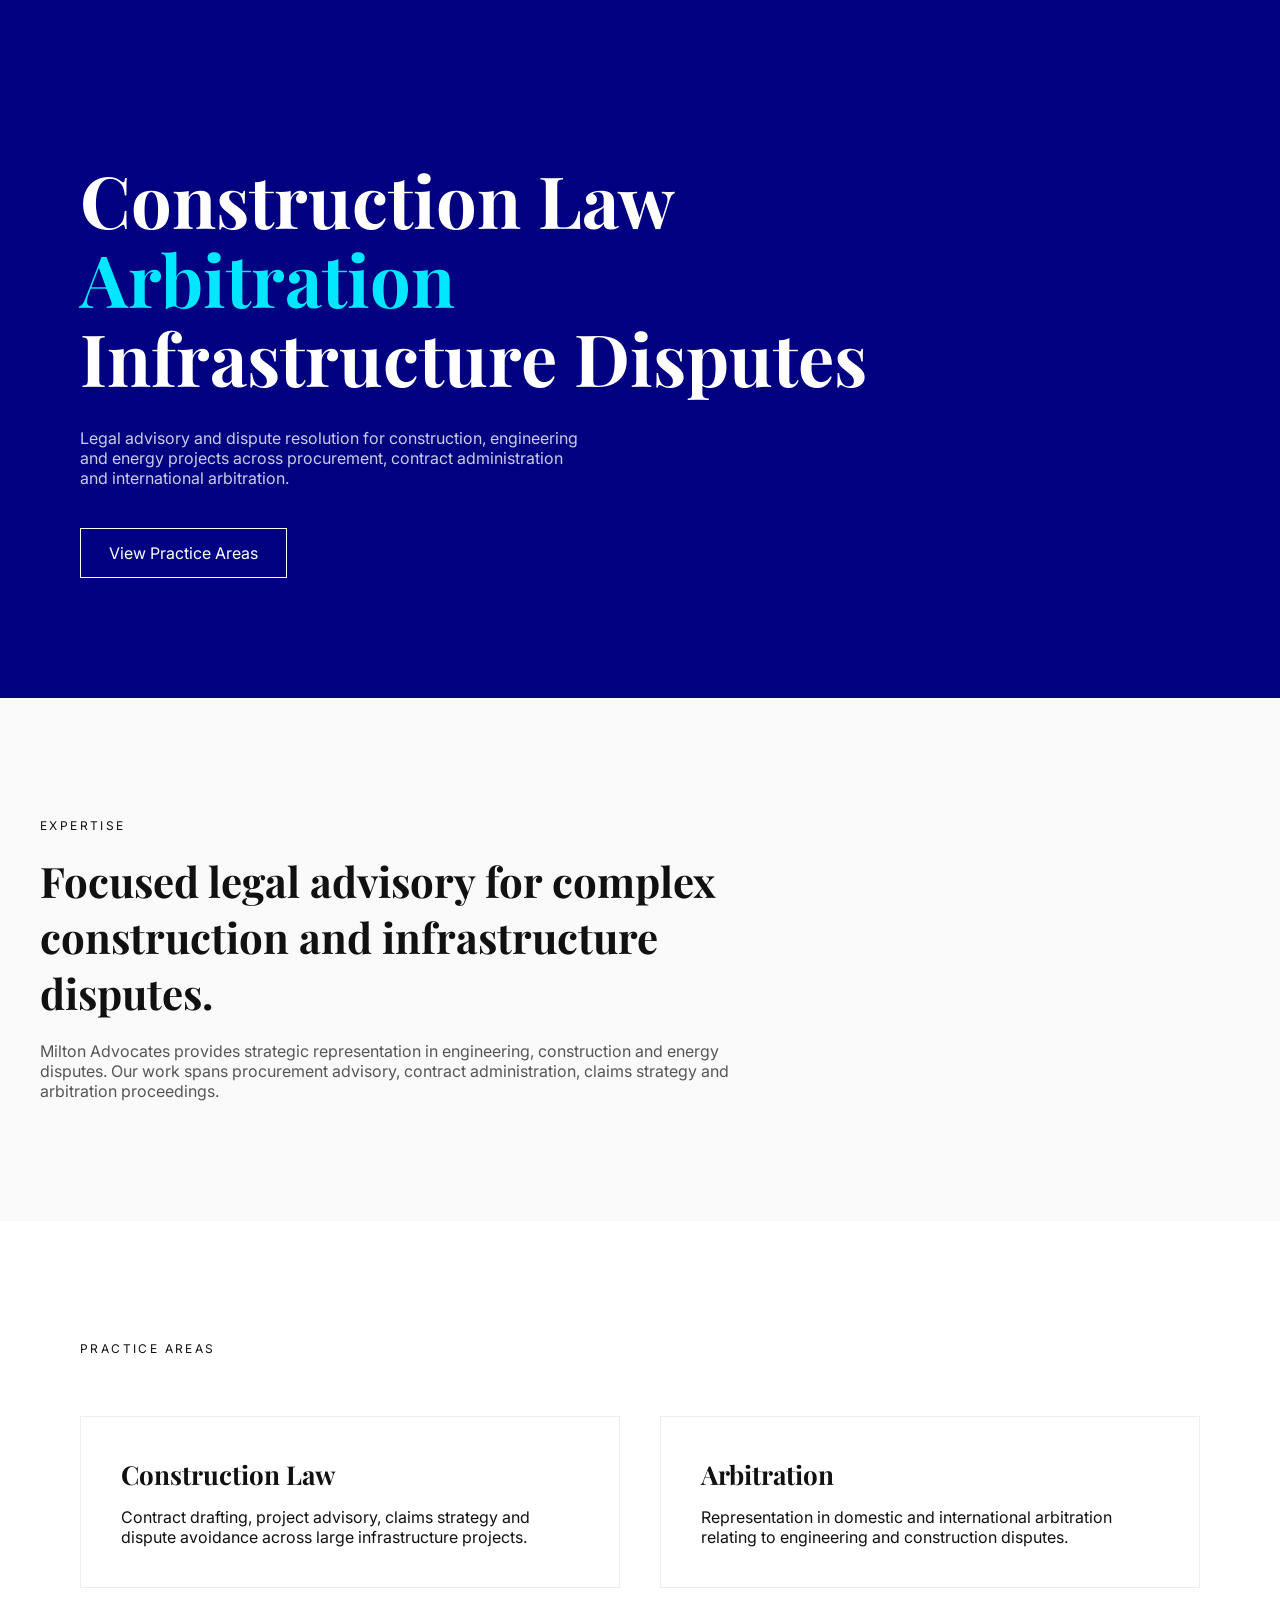
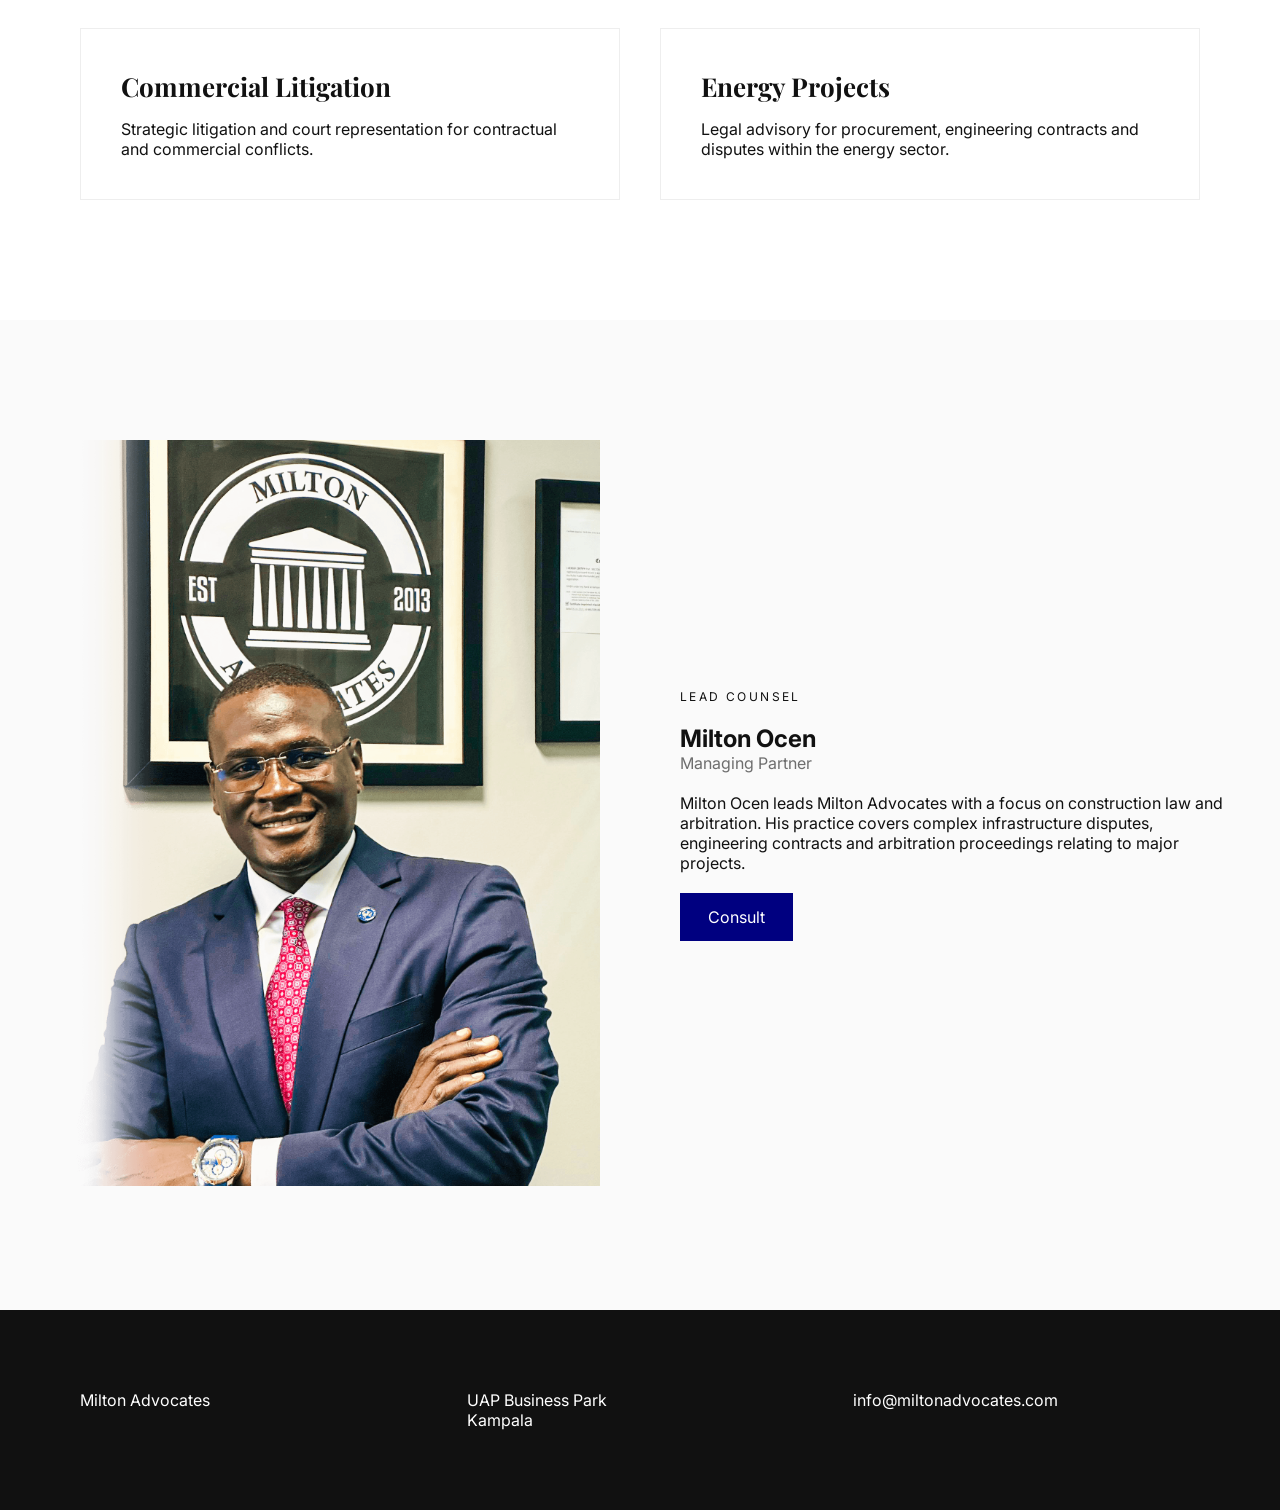
<file: index.html>
<!DOCTYPE html>
<html lang="en">

<head>

<meta charset="UTF-8">
<meta name="viewport" content="width=device-width, initial-scale=1">

<title>Milton Advocates | Construction Law & Arbitration</title>

<link rel="preconnect" href="https://fonts.googleapis.com">
<link rel="preconnect" href="https://fonts.gstatic.com" crossorigin>

<link href="https://fonts.googleapis.com/css2?family=Playfair+Display:wght@400;600;700&family=Inter:wght@300;400;500&display=swap" rel="stylesheet">

<link rel="stylesheet" href="assets/style.css">

</head>

<body>



<header class="nav">

<div class="container nav-inner">

<div class="logo">

Milton Advocates

</div>

<nav>

<a href="#expertise">Expertise</a>
<a href="#practice">Practice</a>
<a href="#counsel">Lead Counsel</a>
<a href="contact.html" class="contact-link">Contact</a>

</nav>

</div>

</header>



<section class="hero">

<div class="hero-inner container">

<h1>

Construction Law<br>
<span>Arbitration</span><br>
Infrastructure Disputes

</h1>

<p>

Legal advisory and dispute resolution for construction, engineering and energy projects across procurement, contract administration and international arbitration.

</p>

<a href="#practice" class="hero-cta">

View Practice Areas

</a>

</div>

</section>



<section class="expertise container" id="expertise">

<div class="section-label">

Expertise

</div>

<h2>

Focused legal advisory for complex construction and infrastructure disputes.

</h2>

<p class="lead">

Milton Advocates provides strategic representation in engineering, construction and energy disputes. Our work spans procurement advisory, contract administration, claims strategy and arbitration proceedings.

</p>

</section>



<section class="practice" id="practice">

<div class="container">

<div class="section-label">

Practice Areas

</div>

<div class="practice-grid">

<div class="practice-card">

<h3>Construction Law</h3>

<p>
Contract drafting, project advisory, claims strategy and dispute avoidance across large infrastructure projects.
</p>

</div>

<div class="practice-card">

<h3>Arbitration</h3>

<p>
Representation in domestic and international arbitration relating to engineering and construction disputes.
</p>

</div>

<div class="practice-card">

<h3>Commercial Litigation</h3>

<p>
Strategic litigation and court representation for contractual and commercial conflicts.
</p>

</div>

<div class="practice-card">

<h3>Energy Projects</h3>

<p>
Legal advisory for procurement, engineering contracts and disputes within the energy sector.
</p>

</div>

</div>

</div>

</section>



<section class="counsel container" id="counsel">

<div class="counsel-grid">

<div class="counsel-image">

<img src="assets/images/attorney-hero.png">

</div>

<div>

<div class="section-label">

Lead Counsel

</div>

<h2>

Milton Ocen

</h2>

<p class="role">

Managing Partner

</p>

<p>

Milton Ocen leads Milton Advocates with a focus on construction law and arbitration. His practice covers complex infrastructure disputes, engineering contracts and arbitration proceedings relating to major projects.

</p>

<a href="contact.html" class="primary-btn">

Consult

</a>

</div>

</div>

</section>



<footer>

<div class="container footer-grid">

<div>

Milton Advocates

</div>

<div>

UAP Business Park<br>
Kampala

</div>

<div>

info@miltonadvocates.com

</div>

</div>

</footer>


<script src="assets/script.js"></script>

</body>
</html>
</file>
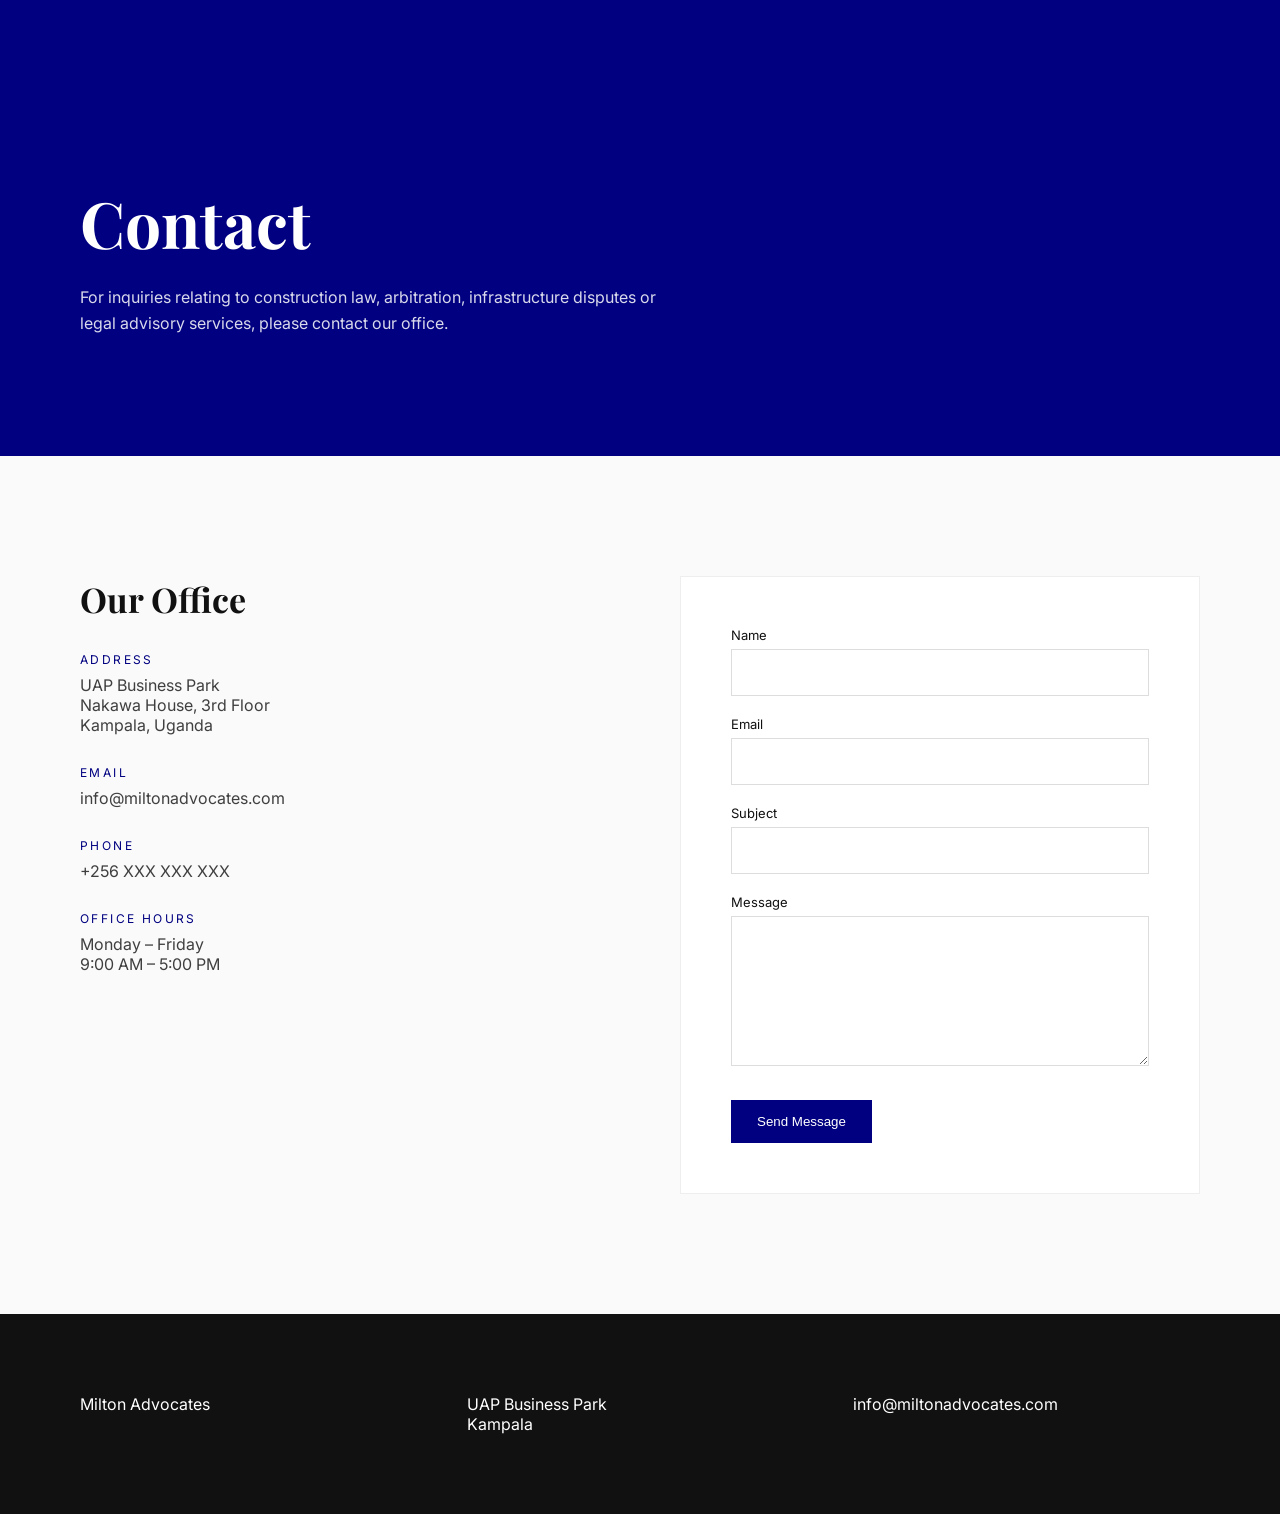
<file: contact.html>
<!DOCTYPE html>
<html lang="en">

<head>

<meta charset="UTF-8">
<meta name="viewport" content="width=device-width, initial-scale=1">

<title>Contact | Milton Advocates</title>

<link rel="preconnect" href="https://fonts.googleapis.com">
<link rel="preconnect" href="https://fonts.gstatic.com" crossorigin>

<link href="https://fonts.googleapis.com/css2?family=Playfair+Display:wght@400;600;700&family=Inter:wght@300;400;500&display=swap" rel="stylesheet">

<link rel="stylesheet" href="assets/style.css">

<style>

/* CONTACT HERO */

.contact-hero{
background:#000080;
color:white;
padding:180px 0 120px;
}

.contact-hero h1{
font-family:'Playfair Display';
font-size:64px;
margin-bottom:20px;
}

.contact-hero p{
max-width:600px;
opacity:.85;
line-height:1.6;
}


/* CONTACT SECTION */

.contact-section{
padding:120px 0;
background:#fafafa;
}

.contact-grid{
display:grid;
grid-template-columns:1fr 1fr;
gap:80px;
}


/* CONTACT INFO */

.contact-info h2{
font-family:'Playfair Display';
font-size:34px;
margin-bottom:30px;
}

.contact-block{
margin-bottom:30px;
}

.contact-label{
font-size:12px;
letter-spacing:.2em;
text-transform:uppercase;
color:#000080;
margin-bottom:8px;
}

.contact-value{
font-size:16px;
opacity:.8;
}


/* CONTACT FORM */

.contact-form{
background:white;
padding:50px;
border:1px solid #eee;
}

.form-group{
margin-bottom:20px;
}

label{
display:block;
font-size:13px;
margin-bottom:6px;
}

input, textarea{
width:100%;
padding:14px;
border:1px solid #ddd;
font-family:inherit;
font-size:14px;
}

textarea{
min-height:150px;
resize:vertical;
}

.submit-btn{
margin-top:10px;
background:#000080;
color:white;
padding:14px 26px;
border:none;
cursor:pointer;
}

.submit-btn:hover{
background:#00e7ff;
color:#000080;
}


/* RESPONSIVE */

@media(max-width:900px){

.contact-grid{
grid-template-columns:1fr;
gap:60px;
}

.contact-hero h1{
font-size:44px;
}

}

</style>

</head>

<body>



<header class="nav">

<div class="container nav-inner">

<div class="logo">

Milton Advocates

</div>

<nav>

<a href="index.html#expertise">Expertise</a>
<a href="index.html#practice">Practice</a>
<a href="index.html#counsel">Lead Counsel</a>
<a href="contact.html" class="contact-link">Contact</a>

</nav>

</div>

</header>



<section class="contact-hero">

<div class="container">

<h1>Contact</h1>

<p>

For inquiries relating to construction law, arbitration, infrastructure disputes or legal advisory services, please contact our office.

</p>

</div>

</section>



<section class="contact-section">

<div class="container contact-grid">



<div class="contact-info">

<h2>Our Office</h2>

<div class="contact-block">

<div class="contact-label">
Address
</div>

<div class="contact-value">

UAP Business Park<br>
Nakawa House, 3rd Floor<br>
Kampala, Uganda

</div>

</div>



<div class="contact-block">

<div class="contact-label">
Email
</div>

<div class="contact-value">

info@miltonadvocates.com

</div>

</div>



<div class="contact-block">

<div class="contact-label">
Phone
</div>

<div class="contact-value">

+256 XXX XXX XXX

</div>

</div>



<div class="contact-block">

<div class="contact-label">
Office Hours
</div>

<div class="contact-value">

Monday – Friday<br>
9:00 AM – 5:00 PM

</div>

</div>

</div>



<div class="contact-form">

<form onsubmit="handleFormSubmit(event)">

<div class="form-group">

<label>Name</label>
<input type="text" required>

</div>

<div class="form-group">

<label>Email</label>
<input type="email" required>

</div>

<div class="form-group">

<label>Subject</label>
<input type="text">

</div>

<div class="form-group">

<label>Message</label>
<textarea required></textarea>

</div>

<button class="submit-btn">

Send Message

</button>

</form>

</div>



</div>

</section>



<footer>

<div class="container footer-grid">

<div>

Milton Advocates

</div>

<div>

UAP Business Park<br>
Kampala

</div>

<div>

info@miltonadvocates.com

</div>

</div>

</footer>



<script src="assets/script.js"></script>

</body>
</html>
</file>
<file: assets/style.css>
*{
margin:0;
padding:0;
box-sizing:border-box;
}

body{
font-family:'Inter',sans-serif;
color:#111;
background:#fafafa;
}

.container{
max-width:1200px;
margin:auto;
padding:0 40px;
}

.nav{
position:fixed;
width:100%;
background:white;
border-bottom:1px solid #eee;
}

.nav-inner{
display:flex;
justify-content:space-between;
align-items:center;
height:80px;
}

nav a{
margin-left:30px;
text-decoration:none;
color:#111;
font-size:14px;
}

.hero{
padding-top:160px;
padding-bottom:120px;
background:#000080;
color:white;
}

.hero h1{
font-family:'Playfair Display';
font-size:72px;
line-height:1.1;
}

.hero span{
color:#00e7ff;
}

.hero p{
margin-top:30px;
max-width:500px;
opacity:.8;
}

.hero-cta{
display:inline-block;
margin-top:40px;
padding:14px 28px;
border:1px solid white;
color:white;
text-decoration:none;
}

.section-label{
font-size:12px;
letter-spacing:.2em;
text-transform:uppercase;
margin-bottom:20px;
}

.expertise{
padding:120px 0;
}

.expertise h2{
font-family:'Playfair Display';
font-size:42px;
max-width:700px;
}

.lead{
margin-top:20px;
max-width:700px;
opacity:.7;
}

.practice{
padding:120px 0;
background:white;
}

.practice-grid{
display:grid;
grid-template-columns:repeat(2,1fr);
gap:40px;
margin-top:60px;
}

.practice-card{
padding:40px;
border:1px solid #eee;
transition:.4s;
}

.practice-card:hover{
box-shadow:0 20px 50px rgba(0,0,0,.08);
transform:translateY(-6px);
}

.practice-card h3{
font-family:'Playfair Display';
font-size:26px;
margin-bottom:15px;
}

.counsel{
padding:120px 0;
}

.counsel-grid{
display:grid;
grid-template-columns:1fr 1fr;
gap:80px;
align-items:center;
}

.counsel-image img{
width:100%;
}

.role{
margin-bottom:20px;
opacity:.6;
}

.primary-btn{
display:inline-block;
margin-top:20px;
background:#000080;
color:white;
padding:14px 28px;
text-decoration:none;
}

footer{
background:#111;
color:white;
padding:80px 0;
}

.footer-grid{
display:grid;
grid-template-columns:repeat(3,1fr);
gap:40px;
}

@media(max-width:900px){

.hero h1{
font-size:48px;
}

.practice-grid{
grid-template-columns:1fr;
}

.counsel-grid{
grid-template-columns:1fr;
}

}
</file>
